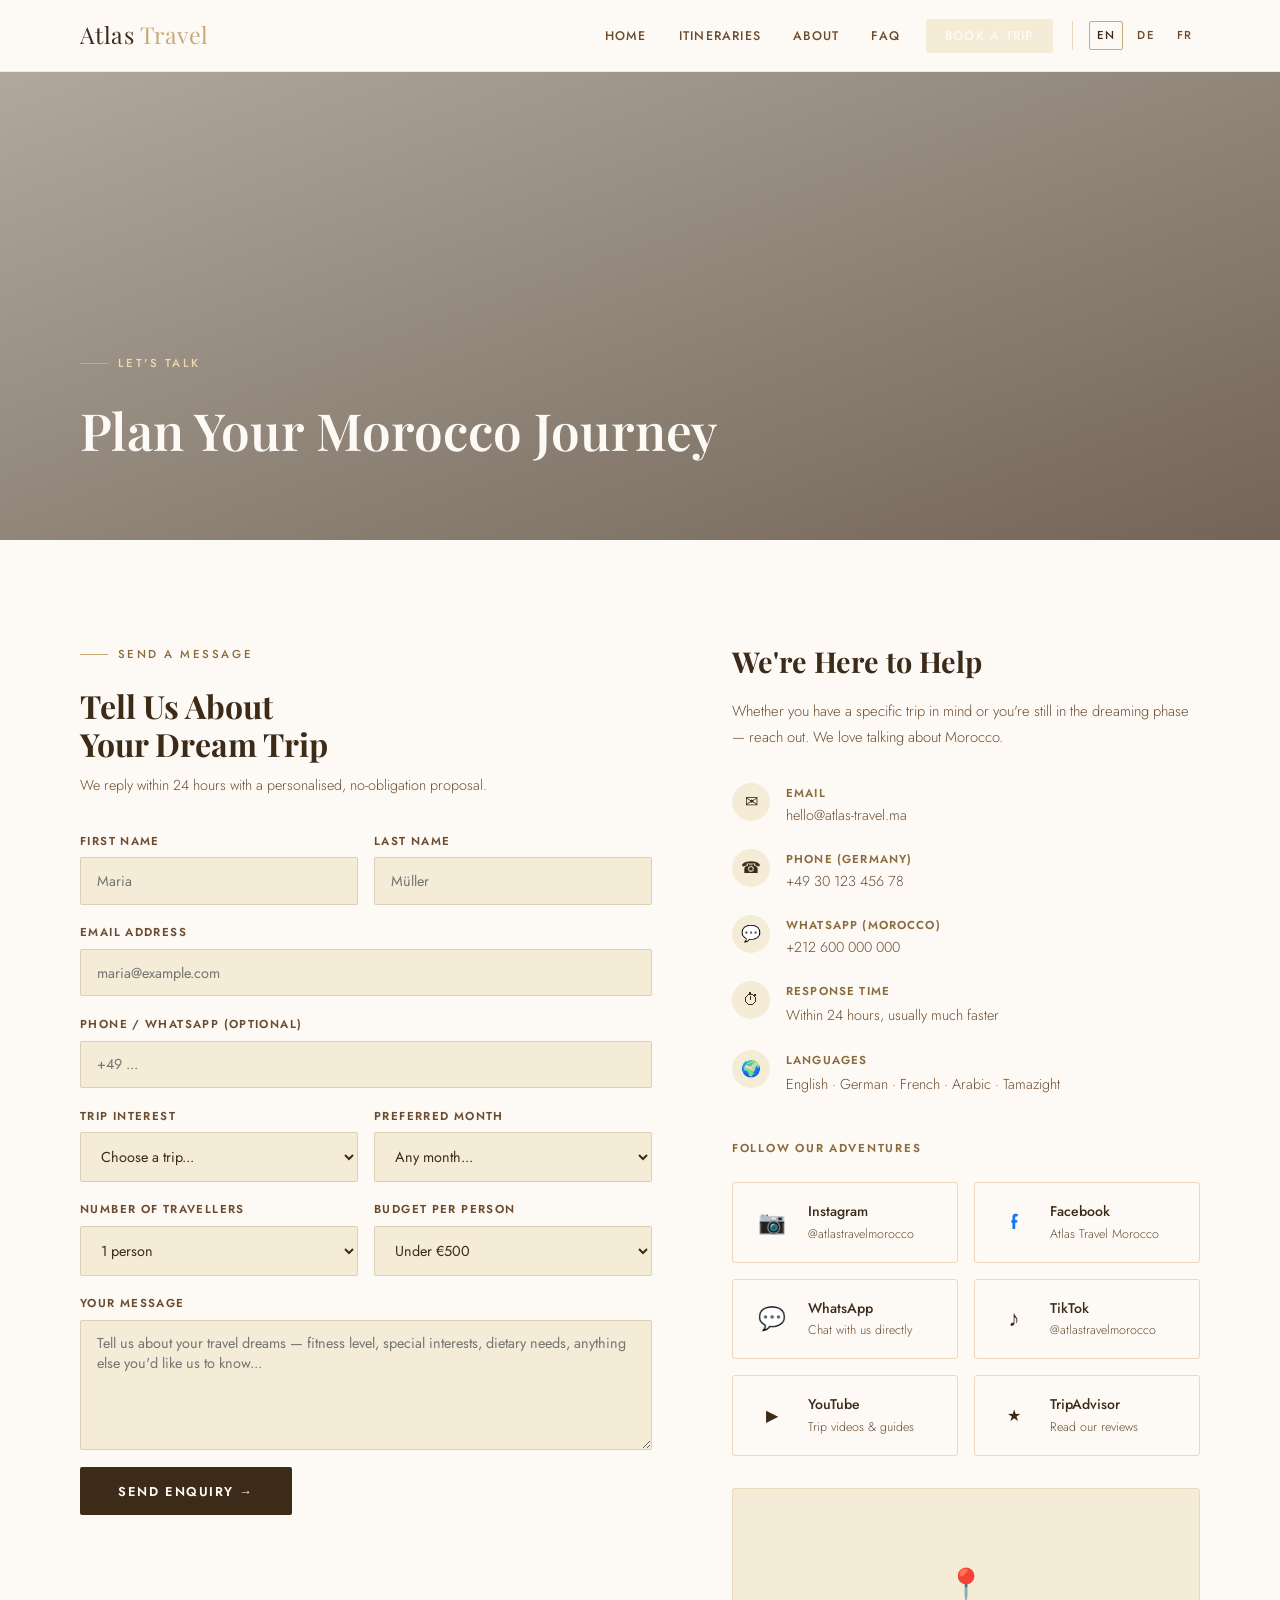
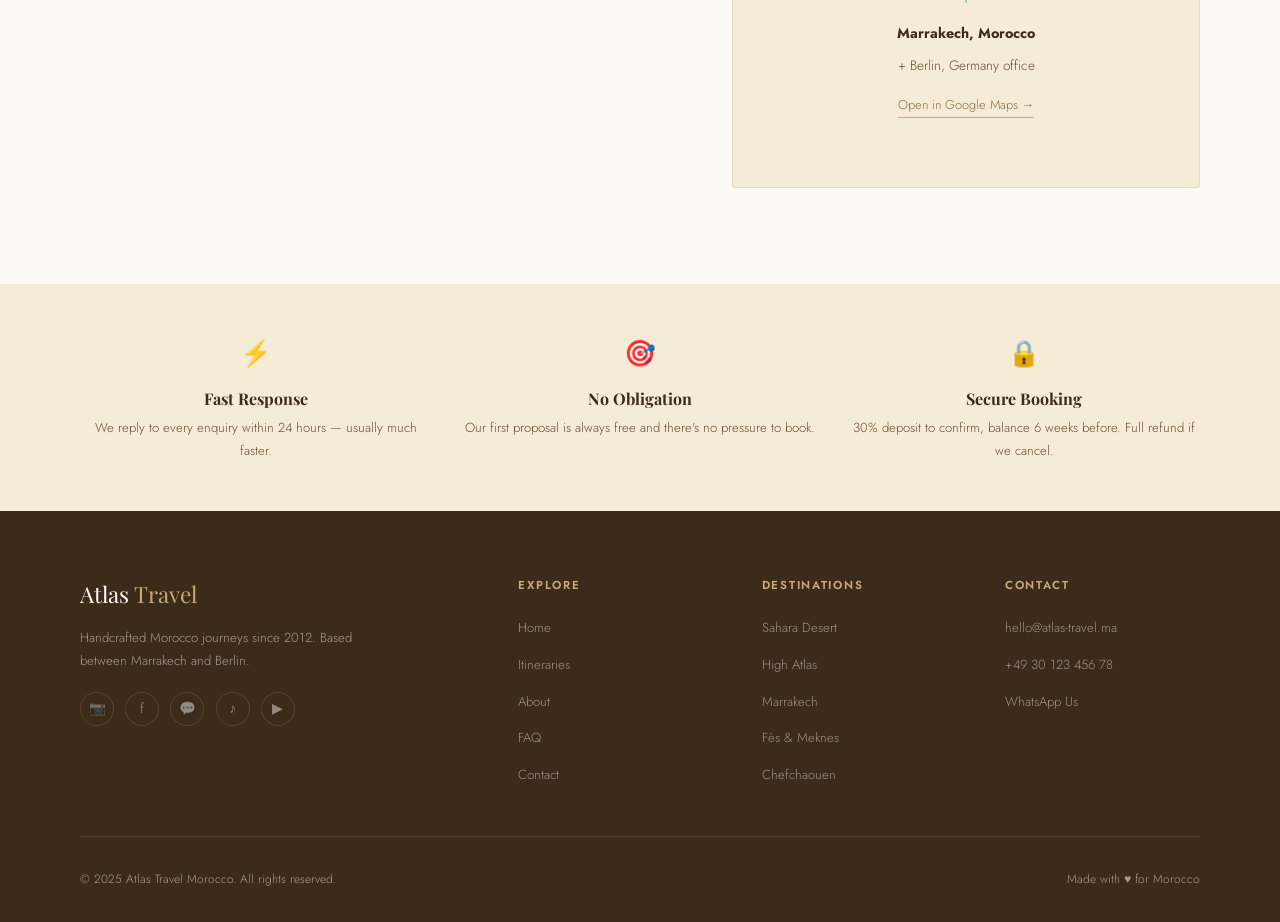
<file: contact.html>
<!DOCTYPE html>
<html lang="en">
<head>
<meta charset="UTF-8">
<meta name="viewport" content="width=device-width, initial-scale=1.0">
<title>Contact – Atlas Travel Morocco</title>
<link rel="stylesheet" href="style.css">
<style>
  .map-placeholder {
    width: 100%; height: 300px; background: var(--dune);
    border-radius: 3px; display: flex; align-items: center; justify-content: center;
    border: 1px solid var(--dune-dk); flex-direction: column; gap: 0.5rem;
    color: var(--earth-lt); font-size: 0.85rem; margin-top: 2rem;
  }
  .map-icon { font-size: 2rem; }
  .social-grid { display: grid; grid-template-columns: repeat(2,1fr); gap: 1rem; margin-top: 1.5rem; }
  .social-card {
    display: flex; align-items: center; gap: 1rem;
    border: 1px solid var(--dune-dk); padding: 1rem 1.2rem; border-radius: 3px;
    transition: background 0.2s, border-color 0.2s; text-decoration: none; color: var(--earth);
  }
  .social-card:hover { background: var(--dune); border-color: var(--sand); }
  .social-card-icon { font-size: 1.4rem; width: 40px; text-align: center; }
  .social-card-name { font-weight: 500; font-size: 0.88rem; }
  .social-card-handle { font-size: 0.78rem; color: var(--earth-lt); }
  .success-msg {
    display: none; background: #edf7ed; border: 1px solid #a3d9a5;
    padding: 1rem 1.2rem; border-radius: 3px; font-size: 0.9rem; color: #2d6a30;
    margin-top: 0.5rem;
  }
</style>
</head>
<body>

<nav id="navbar">
  <a href="index.html" class="logo">Atlas <span>Travel</span></a>
  <ul class="nav-links" id="navLinks">
    <li><a href="index.html">Home</a></li>
    <li><a href="itineraries.html">Itineraries</a></li>
    <li><a href="about.html">About</a></li>
    <li><a href="faq.html">FAQ</a></li>
    <li><a href="contact.html" class="nav-cta active">Book a Trip</a></li>
    <div class="lang-switch">
      <span class="lang-btn active">EN</span>
      <span class="lang-btn">DE</span>
      <span class="lang-btn">FR</span>
    </div>
  </ul>
  <div class="hamburger" id="hamburger"><span></span><span></span><span></span></div>
</nav>

<!-- PAGE HEADER -->
<div class="page-header">
  <div class="hero-bg" style="background-image:url('https://images.unsplash.com/photo-1489493887464-892be6d1daae?w=1800&auto=format&fit=crop&q=80')"></div>
  <div class="hero-overlay"></div>
  <div style="position:relative;z-index:2;">
    <div class="eyebrow" style="color:var(--sand-lt);">Let's Talk</div>
    <h1 style="font-family:var(--ff-head);font-size:clamp(2.4rem,4vw,3.8rem);color:var(--white);">Plan Your Morocco Journey</h1>
  </div>
</div>

<!-- CONTACT SECTION -->
<section class="section bg-white">
  <div class="container">
    <div class="contact-grid">

      <!-- FORM -->
      <div class="reveal">
        <div class="eyebrow" style="color:var(--sand-dk);">Send a Message</div>
        <h2 style="font-family:var(--ff-head);font-size:clamp(1.6rem,2.5vw,2.2rem);margin-bottom:0.6rem;line-height:1.2;">Tell Us About<br>Your Dream Trip</h2>
        <p style="color:var(--earth-lt);font-size:0.9rem;margin-bottom:2rem;">We reply within 24 hours with a personalised, no-obligation proposal.</p>

        <form class="form-wrap" id="contactForm" onsubmit="handleSubmit(event)">
          <div class="form-row">
            <div class="form-group">
              <label class="form-label">First Name</label>
              <input type="text" placeholder="Maria" required>
            </div>
            <div class="form-group">
              <label class="form-label">Last Name</label>
              <input type="text" placeholder="Müller" required>
            </div>
          </div>
          <div class="form-group">
            <label class="form-label">Email Address</label>
            <input type="email" placeholder="maria@example.com" required>
          </div>
          <div class="form-group">
            <label class="form-label">Phone / WhatsApp (optional)</label>
            <input type="tel" placeholder="+49 ...">
          </div>
          <div class="form-row">
            <div class="form-group">
              <label class="form-label">Trip Interest</label>
              <select>
                <option value="">Choose a trip...</option>
                <option>Sahara Desert Experience (5 days)</option>
                <option>High Atlas Trek (7 days)</option>
                <option>Morocco Classic (10 days)</option>
                <option>Blue City & North (7 days)</option>
                <option>Deep Sahara – Erg Chebbi (8 days)</option>
                <option>Private / Bespoke Tour</option>
                <option>Not sure yet – need advice</option>
              </select>
            </div>
            <div class="form-group">
              <label class="form-label">Preferred Month</label>
              <select>
                <option value="">Any month...</option>
                <option>January</option><option>February</option><option>March</option>
                <option>April</option><option>May</option><option>June</option>
                <option>July</option><option>August</option><option>September</option>
                <option>October</option><option>November</option><option>December</option>
              </select>
            </div>
          </div>
          <div class="form-row">
            <div class="form-group">
              <label class="form-label">Number of Travellers</label>
              <select>
                <option>1 person</option>
                <option>2 people</option>
                <option>3–4 people</option>
                <option>5–8 people</option>
                <option>9+ people (ask us)</option>
              </select>
            </div>
            <div class="form-group">
              <label class="form-label">Budget per Person</label>
              <select>
                <option>Under €500</option>
                <option>€500 – €800</option>
                <option>€800 – €1,200</option>
                <option>€1,200+</option>
                <option>Flexible</option>
              </select>
            </div>
          </div>
          <div class="form-group">
            <label class="form-label">Your Message</label>
            <textarea placeholder="Tell us about your travel dreams — fitness level, special interests, dietary needs, anything else you'd like us to know..."></textarea>
          </div>
          <button type="submit" class="btn-send" id="submitBtn">Send Enquiry →</button>
          <div class="success-msg" id="successMsg">
            ✓ Your message has been sent! We'll be in touch within 24 hours.
          </div>
        </form>
      </div>

      <!-- CONTACT INFO & SOCIALS -->
      <div class="reveal delay-1">
        <div class="contact-info">
          <h3>We're Here to Help</h3>
          <p>Whether you have a specific trip in mind or you're still in the dreaming phase — reach out. We love talking about Morocco.</p>

          <div class="c-detail">
            <div class="c-icon">✉</div>
            <div>
              <span class="c-label">Email</span>
              <a href="mailto:hello@atlas-travel.ma" class="c-val" style="display:block;">hello@atlas-travel.ma</a>
            </div>
          </div>

          <div class="c-detail">
            <div class="c-icon">☎</div>
            <div>
              <span class="c-label">Phone (Germany)</span>
              <a href="tel:+4930123456" class="c-val" style="display:block;">+49 30 123 456 78</a>
            </div>
          </div>

          <div class="c-detail">
            <div class="c-icon">💬</div>
            <div>
              <span class="c-label">WhatsApp (Morocco)</span>
              <a href="https://wa.me/212600000000" class="c-val" style="display:block;">+212 600 000 000</a>
            </div>
          </div>

          <div class="c-detail">
            <div class="c-icon">⏱</div>
            <div>
              <span class="c-label">Response Time</span>
              <span class="c-val">Within 24 hours, usually much faster</span>
            </div>
          </div>

          <div class="c-detail">
            <div class="c-icon">🌍</div>
            <div>
              <span class="c-label">Languages</span>
              <span class="c-val">English · German · French · Arabic · Tamazight</span>
            </div>
          </div>

          <!-- SOCIAL MEDIA -->
          <div style="margin-top:2.5rem;">
            <p style="font-size:0.72rem;font-weight:600;letter-spacing:0.15em;text-transform:uppercase;color:var(--sand-dk);margin-bottom:1rem;">Follow Our Adventures</p>
            <div class="social-grid">

              <a href="https://instagram.com/atlastravelmorocco" class="social-card" target="_blank" rel="noopener">
                <div class="social-card-icon">📷</div>
                <div>
                  <div class="social-card-name">Instagram</div>
                  <div class="social-card-handle">@atlastravelmorocco</div>
                </div>
              </a>

              <a href="https://facebook.com/atlastravelmorocco" class="social-card" target="_blank" rel="noopener">
                <div class="social-card-icon" style="font-size:1.2rem;font-weight:700;color:#1877F2;">f</div>
                <div>
                  <div class="social-card-name">Facebook</div>
                  <div class="social-card-handle">Atlas Travel Morocco</div>
                </div>
              </a>

              <a href="https://wa.me/212600000000" class="social-card" target="_blank" rel="noopener">
                <div class="social-card-icon">💬</div>
                <div>
                  <div class="social-card-name">WhatsApp</div>
                  <div class="social-card-handle">Chat with us directly</div>
                </div>
              </a>

              <a href="https://tiktok.com/@atlastravelmorocco" class="social-card" target="_blank" rel="noopener">
                <div class="social-card-icon">♪</div>
                <div>
                  <div class="social-card-name">TikTok</div>
                  <div class="social-card-handle">@atlastravelmorocco</div>
                </div>
              </a>

              <a href="https://youtube.com/@atlastravelmorocco" class="social-card" target="_blank" rel="noopener">
                <div class="social-card-icon" style="font-size:1rem;">▶</div>
                <div>
                  <div class="social-card-name">YouTube</div>
                  <div class="social-card-handle">Trip videos & guides</div>
                </div>
              </a>

              <a href="https://tripadvisor.com" class="social-card" target="_blank" rel="noopener">
                <div class="social-card-icon" style="font-size:1rem;">★</div>
                <div>
                  <div class="social-card-name">TripAdvisor</div>
                  <div class="social-card-handle">Read our reviews</div>
                </div>
              </a>

            </div>
          </div>

          <!-- MAP PLACEHOLDER -->
          <div class="map-placeholder">
            <div class="map-icon">📍</div>
            <strong style="font-size:0.9rem;color:var(--earth);">Marrakech, Morocco</strong>
            <span>+ Berlin, Germany office</span>
            <a href="https://maps.google.com/?q=Marrakech,Morocco" target="_blank" rel="noopener" style="margin-top:0.5rem;font-size:0.8rem;color:var(--sand-dk);border-bottom:1px solid var(--sand);padding-bottom:1px;">Open in Google Maps →</a>
          </div>

        </div>
      </div>

    </div>
  </div>
</section>

<!-- REASSURANCE STRIP -->
<section style="background:var(--dune);padding:3rem 5rem;">
  <div class="container">
    <div style="display:grid;grid-template-columns:repeat(3,1fr);gap:2rem;text-align:center;" class="reveal">
      <div>
        <div style="font-size:1.6rem;margin-bottom:0.5rem;">⚡</div>
        <h4 style="font-family:var(--ff-head);font-size:1rem;margin-bottom:0.3rem;">Fast Response</h4>
        <p style="font-size:0.82rem;color:var(--earth-lt);">We reply to every enquiry within 24 hours — usually much faster.</p>
      </div>
      <div>
        <div style="font-size:1.6rem;margin-bottom:0.5rem;">🎯</div>
        <h4 style="font-family:var(--ff-head);font-size:1rem;margin-bottom:0.3rem;">No Obligation</h4>
        <p style="font-size:0.82rem;color:var(--earth-lt);">Our first proposal is always free and there's no pressure to book.</p>
      </div>
      <div>
        <div style="font-size:1.6rem;margin-bottom:0.5rem;">🔒</div>
        <h4 style="font-family:var(--ff-head);font-size:1rem;margin-bottom:0.3rem;">Secure Booking</h4>
        <p style="font-size:0.82rem;color:var(--earth-lt);">30% deposit to confirm, balance 6 weeks before. Full refund if we cancel.</p>
      </div>
    </div>
  </div>
</section>

<!-- FOOTER -->
<footer>
  <div class="footer-inner">
    <div class="footer-top">
      <div>
        <div class="footer-logo">Atlas <span>Travel</span></div>
        <p class="footer-about">Handcrafted Morocco journeys since 2012. Based between Marrakech and Berlin.</p>
        <div class="footer-social">
          <a href="https://instagram.com/atlastravelmorocco" title="Instagram">📷</a>
          <a href="https://facebook.com/atlastravelmorocco" title="Facebook">f</a>
          <a href="https://wa.me/212600000000" title="WhatsApp">💬</a>
          <a href="https://tiktok.com/@atlastravelmorocco" title="TikTok">♪</a>
          <a href="https://youtube.com/@atlastravelmorocco" title="YouTube">▶</a>
        </div>
      </div>
      <div class="footer-col"><h4>Explore</h4><ul><li><a href="index.html">Home</a></li><li><a href="itineraries.html">Itineraries</a></li><li><a href="about.html">About</a></li><li><a href="faq.html">FAQ</a></li><li><a href="contact.html">Contact</a></li></ul></div>
      <div class="footer-col"><h4>Destinations</h4><ul><li><a href="itineraries.html">Sahara Desert</a></li><li><a href="itineraries.html">High Atlas</a></li><li><a href="itineraries.html">Marrakech</a></li><li><a href="itineraries.html">Fès & Meknes</a></li><li><a href="itineraries.html">Chefchaouen</a></li></ul></div>
      <div class="footer-col"><h4>Contact</h4><ul><li><a href="mailto:hello@atlas-travel.ma">hello@atlas-travel.ma</a></li><li><a href="tel:+4930123456">+49 30 123 456 78</a></li><li><a href="https://wa.me/212600000000">WhatsApp Us</a></li></ul></div>
    </div>
    <div class="footer-bottom"><span>© 2025 Atlas Travel Morocco. All rights reserved.</span><span>Made with ♥ for Morocco</span></div>
  </div>
</footer>

<script src="main.js"></script>
<script>
function handleSubmit(e) {
  e.preventDefault();
  const btn = document.getElementById('submitBtn');
  btn.textContent = 'Sending...';
  btn.disabled = true;
  btn.style.opacity = '0.7';
  setTimeout(() => {
    btn.style.display = 'none';
    document.getElementById('successMsg').style.display = 'block';
  }, 1000);
}
</script>
</body>
</html>
</file>
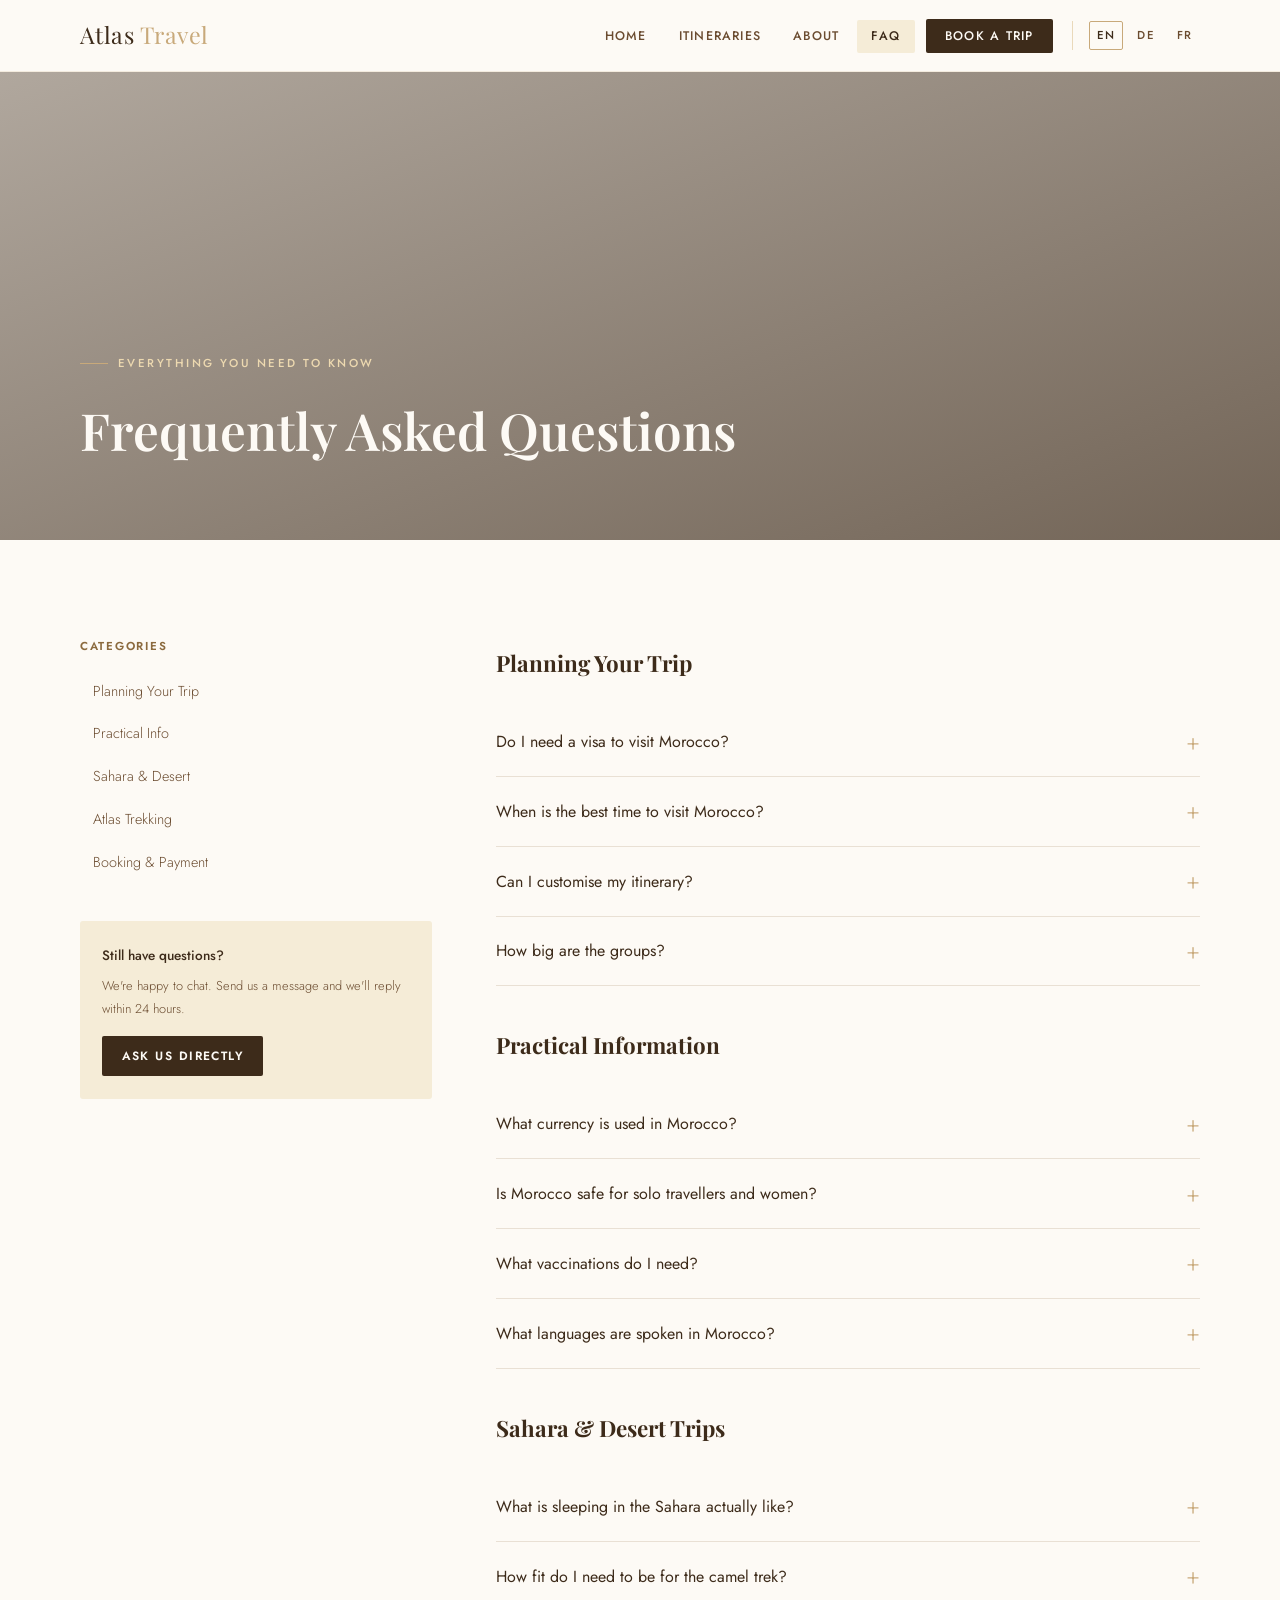
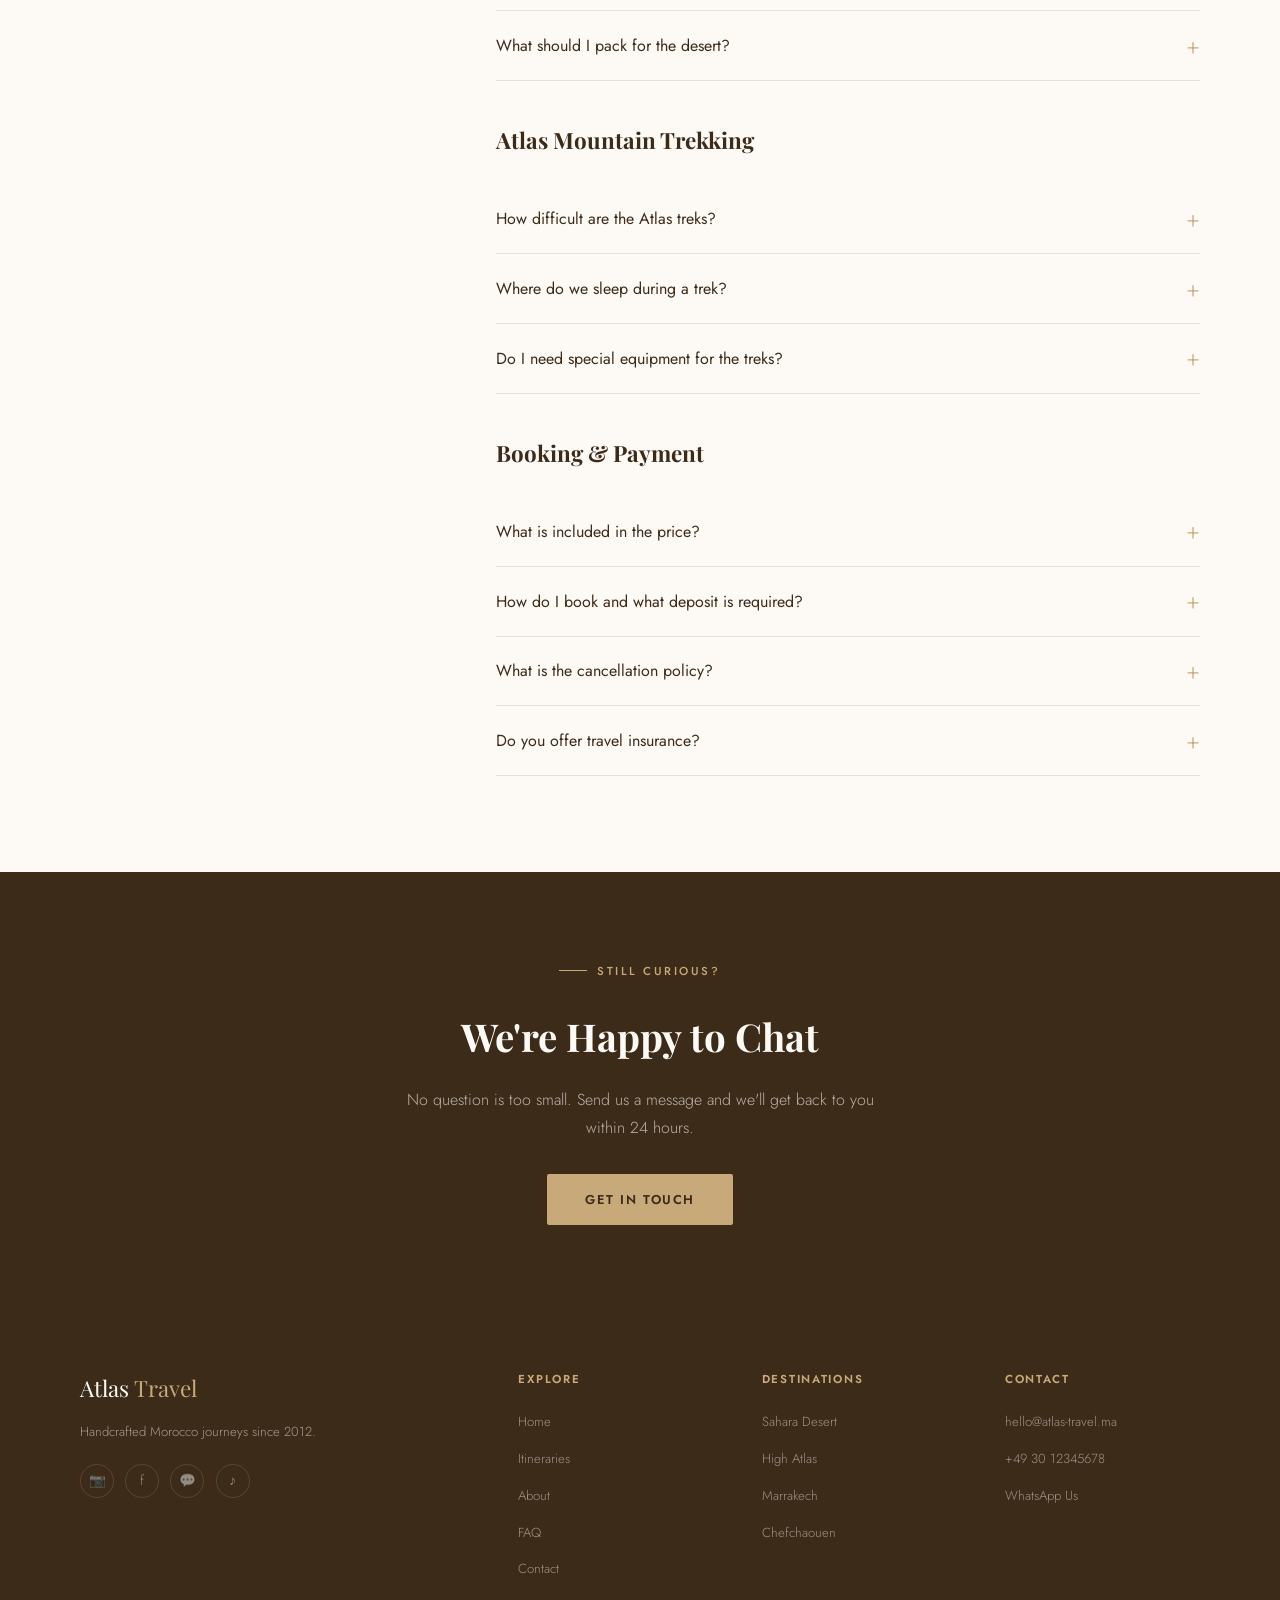
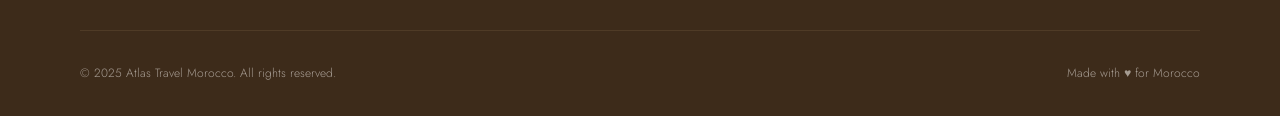
<file: faq.html>
<!DOCTYPE html>
<html lang="en">
<head>
<meta charset="UTF-8">
<meta name="viewport" content="width=device-width, initial-scale=1.0">
<title>FAQ – Atlas Travel Morocco</title>
<link rel="stylesheet" href="style.css">
</head>
<body>

<nav id="navbar">
  <a href="index.html" class="logo">Atlas <span>Travel</span></a>
  <ul class="nav-links" id="navLinks">
    <li><a href="index.html">Home</a></li>
    <li><a href="itineraries.html">Itineraries</a></li>
    <li><a href="about.html">About</a></li>
    <li><a href="faq.html" class="active">FAQ</a></li>
    <li><a href="contact.html" class="nav-cta">Book a Trip</a></li>
    <div class="lang-switch">
      <span class="lang-btn active">EN</span>
      <span class="lang-btn">DE</span>
      <span class="lang-btn">FR</span>
    </div>
  </ul>
  <div class="hamburger" id="hamburger"><span></span><span></span><span></span></div>
</nav>

<!-- PAGE HEADER -->
<div class="page-header">
  <div class="hero-bg" style="background-image:url('https://images.unsplash.com/photo-1553702153-79b3d21a8a75?w=1800&auto=format&fit=crop&q=80')"></div>
  <div class="hero-overlay"></div>
  <div style="position:relative;z-index:2;">
    <div class="eyebrow" style="color:var(--sand-lt);">Everything You Need to Know</div>
    <h1 style="font-family:var(--ff-head);font-size:clamp(2.4rem,4vw,3.8rem);color:var(--white);">Frequently Asked Questions</h1>
  </div>
</div>

<!-- FAQ CATEGORIES -->
<section class="section bg-white">
  <div class="container">

    <div style="display:grid;grid-template-columns:1fr 2fr;gap:4rem;align-items:start;">

      <!-- Sidebar nav -->
      <div class="reveal" style="position:sticky;top:90px;">
        <p style="font-size:0.72rem;font-weight:600;letter-spacing:0.15em;text-transform:uppercase;color:var(--sand-dk);margin-bottom:1rem;">Categories</p>
        <ul style="list-style:none;display:flex;flex-direction:column;gap:0.3rem;">
          <li><a href="#planning" style="font-size:0.9rem;color:var(--earth-lt);padding:0.4rem 0.8rem;display:block;border-radius:2px;transition:background 0.2s,color 0.2s;" onmouseover="this.style.background='var(--dune)'" onmouseout="this.style.background='transparent'">Planning Your Trip</a></li>
          <li><a href="#practical" style="font-size:0.9rem;color:var(--earth-lt);padding:0.4rem 0.8rem;display:block;border-radius:2px;transition:background 0.2s;" onmouseover="this.style.background='var(--dune)'" onmouseout="this.style.background='transparent'">Practical Info</a></li>
          <li><a href="#sahara" style="font-size:0.9rem;color:var(--earth-lt);padding:0.4rem 0.8rem;display:block;border-radius:2px;transition:background 0.2s;" onmouseover="this.style.background='var(--dune)'" onmouseout="this.style.background='transparent'">Sahara & Desert</a></li>
          <li><a href="#atlas" style="font-size:0.9rem;color:var(--earth-lt);padding:0.4rem 0.8rem;display:block;border-radius:2px;transition:background 0.2s;" onmouseover="this.style.background='var(--dune)'" onmouseout="this.style.background='transparent'">Atlas Trekking</a></li>
          <li><a href="#booking" style="font-size:0.9rem;color:var(--earth-lt);padding:0.4rem 0.8rem;display:block;border-radius:2px;transition:background 0.2s;" onmouseover="this.style.background='var(--dune)'" onmouseout="this.style.background='transparent'">Booking & Payment</a></li>
        </ul>
        <div style="margin-top:2.5rem;padding:1.4rem;background:var(--dune);border-radius:3px;">
          <p style="font-size:0.85rem;font-weight:500;margin-bottom:0.5rem;">Still have questions?</p>
          <p style="font-size:0.8rem;color:var(--earth-lt);margin-bottom:1rem;">We're happy to chat. Send us a message and we'll reply within 24 hours.</p>
          <a href="contact.html" class="btn-primary" style="background:var(--earth);color:var(--white);font-size:0.75rem;padding:0.6rem 1.2rem;">Ask Us Directly</a>
        </div>
      </div>

      <!-- FAQ content -->
      <div class="reveal delay-1">

        <h2 id="planning" style="font-family:var(--ff-head);font-size:1.4rem;margin-bottom:1.5rem;padding-top:0.5rem;">Planning Your Trip</h2>
        <div class="faq-wrap" style="max-width:100%;">

          <div class="faq-item">
            <button class="faq-q" onclick="toggleFaq(this)">Do I need a visa to visit Morocco?<span class="faq-icon">+</span></button>
            <div class="faq-a"><p>Citizens of the EU (Germany, Austria, Switzerland, France, etc.), UK, USA, Canada and many other countries do not need a visa for stays up to 90 days. A valid passport is sufficient. We always send you a current entry requirements update before your trip. If you're from a country that does require a visa, we can advise you on the process.</p></div>
          </div>

          <div class="faq-item">
            <button class="faq-q" onclick="toggleFaq(this)">When is the best time to visit Morocco?<span class="faq-icon">+</span></button>
            <div class="faq-a"><p>The most pleasant months are March–May and September–November. Temperatures are warm but manageable, wildflowers bloom in the valleys, and the light is extraordinary. Summer (June–August) is very hot in the Sahara — up to 48°C — and not ideal for desert trips. Winter is beautiful in the north and cities, but mountain treks may be affected by snow above 2500 m.</p></div>
          </div>

          <div class="faq-item">
            <button class="faq-q" onclick="toggleFaq(this)">Can I customise my itinerary?<span class="faq-icon">+</span></button>
            <div class="faq-a"><p>Absolutely — that's our default. Our published itineraries are starting points, not fixed programmes. We build every trip around your interests, fitness level, travel pace and budget. Want more time in Fès and less driving? More trekking days? A cooking class in Marrakech? Just tell us and we'll make it happen.</p></div>
          </div>

          <div class="faq-item">
            <button class="faq-q" onclick="toggleFaq(this)">How big are the groups?<span class="faq-icon">+</span></button>
            <div class="faq-a"><p>We cap all group trips at 8 people. This keeps the experience personal, allows us to stay in smaller, more authentic accommodation, and reduces our environmental footprint. Private trips for individuals, couples and families are also available — these are fully private with a dedicated guide.</p></div>
          </div>

        </div>

        <h2 id="practical" style="font-family:var(--ff-head);font-size:1.4rem;margin:2.5rem 0 1.5rem;">Practical Information</h2>
        <div class="faq-wrap" style="max-width:100%;">

          <div class="faq-item">
            <button class="faq-q" onclick="toggleFaq(this)">What currency is used in Morocco?<span class="faq-icon">+</span></button>
            <div class="faq-a"><p>The Moroccan Dirham (MAD). It's not freely convertible outside Morocco, so exchange money on arrival. ATMs are widely available in cities. In the Sahara and small mountain villages, cash is essential — card payments are rare. We recommend bringing €200–300 in cash for personal spending on a 7-day trip.</p></div>
          </div>

          <div class="faq-item">
            <button class="faq-q" onclick="toggleFaq(this)">Is Morocco safe for solo travellers and women?<span class="faq-icon">+</span></button>
            <div class="faq-a"><p>Morocco is generally a safe travel destination. Millions of tourists — including many solo women — visit every year without issue. As in any destination, normal city awareness applies: watch your belongings in busy souks, use registered taxis, and dress modestly in rural areas. All our guides are vetted and experienced, and we're reachable by phone 24/7 during your trip.</p></div>
          </div>

          <div class="faq-item">
            <button class="faq-q" onclick="toggleFaq(this)">What vaccinations do I need?<span class="faq-icon">+</span></button>
            <div class="faq-a"><p>No mandatory vaccinations are required for most nationalities. We recommend ensuring your routine vaccinations are up to date (tetanus, hepatitis A). Consult your doctor or a travel clinic 4–6 weeks before departure for personalised advice. We also recommend travel insurance that covers medical evacuation.</p></div>
          </div>

          <div class="faq-item">
            <button class="faq-q" onclick="toggleFaq(this)">What languages are spoken in Morocco?<span class="faq-icon">+</span></button>
            <div class="faq-a"><p>Morocco has four main languages: Darija (Moroccan Arabic), Tamazight (Berber), French and Spanish (in the north). Our guides speak English, German, French and Arabic. In tourist areas, English is widely understood. Our team communicates in English, German and French.</p></div>
          </div>

        </div>

        <h2 id="sahara" style="font-family:var(--ff-head);font-size:1.4rem;margin:2.5rem 0 1.5rem;">Sahara & Desert Trips</h2>
        <div class="faq-wrap" style="max-width:100%;">

          <div class="faq-item">
            <button class="faq-q" onclick="toggleFaq(this)">What is sleeping in the Sahara actually like?<span class="faq-icon">+</span></button>
            <div class="faq-a"><p>It's magical. Our desert camp near Merzouga has traditional Berber-style tents with proper beds, blankets and lanterns — not just a sleeping bag on sand. Evenings involve dinner around a campfire, Berber drumming, and an astonishing sky full of stars with zero light pollution. Mornings start with sunrise on the dunes — one of the most beautiful sights on Earth.</p></div>
          </div>

          <div class="faq-item">
            <button class="faq-q" onclick="toggleFaq(this)">How fit do I need to be for the camel trek?<span class="faq-icon">+</span></button>
            <div class="faq-a"><p>Very little fitness is required. The camel ride to the camp is typically 45–90 minutes and is manageable for almost everyone. Camels are gentle and our handlers walk alongside. If you prefer, you can drive to the camp and just ride the camels for a short sunset photo ride instead.</p></div>
          </div>

          <div class="faq-item">
            <button class="faq-q" onclick="toggleFaq(this)">What should I pack for the desert?<span class="faq-icon">+</span></button>
            <div class="faq-a"><p>Essentials: high-factor sunscreen, a hat, sunglasses, a light scarf (for wind and sand), comfortable walking shoes, and layers for the cold nights — even in summer, desert temperatures drop dramatically after sunset. We provide a full packing list when you confirm your trip.</p></div>
          </div>

        </div>

        <h2 id="atlas" style="font-family:var(--ff-head);font-size:1.4rem;margin:2.5rem 0 1.5rem;">Atlas Mountain Trekking</h2>
        <div class="faq-wrap" style="max-width:100%;">

          <div class="faq-item">
            <button class="faq-q" onclick="toggleFaq(this)">How difficult are the Atlas treks?<span class="faq-icon">+</span></button>
            <div class="faq-a"><p>We offer treks for all levels. Our introductory routes (Imlil Valley, Ourika Valley) are suitable for reasonably fit beginners — 3–5 hours walking per day on well-marked paths. Our Toubkal approach and multi-day routes are more demanding and require prior hiking experience and good physical fitness. We always match the route to your group's level.</p></div>
          </div>

          <div class="faq-item">
            <button class="faq-q" onclick="toggleFaq(this)">Where do we sleep during a trek?<span class="faq-icon">+</span></button>
            <div class="faq-a"><p>On most treks we stay in Berber family gîtes (mountain guest houses) — simple, clean rooms with home-cooked meals. This is one of the highlights of Atlas trekking: eating tagine at a family table, learning a few words of Tamazight, and experiencing the genuine warmth of mountain hospitality. On the Toubkal summit approach, we use a mountain refuge.</p></div>
          </div>

          <div class="faq-item">
            <button class="faq-q" onclick="toggleFaq(this)">Do I need special equipment for the treks?<span class="faq-icon">+</span></button>
            <div class="faq-a"><p>Good walking boots are essential — no trainers. A daypack, trekking poles (we can lend these), waterproof jacket, sun protection and warm layers for evenings. Mules carry the main luggage between stages, so you only carry a light daypack on the trail. A full equipment list is sent on booking.</p></div>
          </div>

        </div>

        <h2 id="booking" style="font-family:var(--ff-head);font-size:1.4rem;margin:2.5rem 0 1.5rem;">Booking & Payment</h2>
        <div class="faq-wrap" style="max-width:100%;">

          <div class="faq-item">
            <button class="faq-q" onclick="toggleFaq(this)">What is included in the price?<span class="faq-icon">+</span></button>
            <div class="faq-a"><p>All our prices include: accommodation (riads or Berber camp), professional English-speaking guide, private transport during the trip, all activities listed in the itinerary, and daily breakfast. Lunches and dinners are included on trekking and desert trips. International flights are not included, but we're happy to advise on the best routes and times.</p></div>
          </div>

          <div class="faq-item">
            <button class="faq-q" onclick="toggleFaq(this)">How do I book and what deposit is required?<span class="faq-icon">+</span></button>
            <div class="faq-a"><p>Send us an enquiry via the contact page or by email. We'll send a personalised proposal within 24 hours. To confirm a booking we require a 30% deposit, with the balance due 6 weeks before departure. We accept bank transfer, PayPal and major credit cards.</p></div>
          </div>

          <div class="faq-item">
            <button class="faq-q" onclick="toggleFaq(this)">What is the cancellation policy?<span class="faq-icon">+</span></button>
            <div class="faq-a"><p>Cancellations more than 60 days before departure: full refund minus a €50 admin fee. 30–60 days: 50% refund. Less than 30 days: no refund. We strongly recommend taking out travel insurance that covers trip cancellation — we can suggest providers. In the rare case we must cancel a trip due to safety reasons, you receive a full refund.</p></div>
          </div>

          <div class="faq-item">
            <button class="faq-q" onclick="toggleFaq(this)">Do you offer travel insurance?<span class="faq-icon">+</span></button>
            <div class="faq-a"><p>We don't sell insurance directly, but we strongly recommend it for all our trips. A good policy should cover: trip cancellation, medical expenses, and emergency evacuation. We recommend checking providers like World Nomads, Allianz Travel or your own bank's travel coverage. Ask us and we'll point you to what other travellers have used.</p></div>
          </div>

        </div>

      </div>
    </div>
  </div>
</section>

<!-- CTA -->
<section style="background:var(--earth);padding:5rem;text-align:center;">
  <div class="container reveal">
    <div class="eyebrow" style="color:var(--sand);justify-content:center;">Still Curious?</div>
    <h2 style="font-family:var(--ff-head);font-size:clamp(1.8rem,3vw,2.8rem);color:var(--white);margin-bottom:1rem;">We're Happy to Chat</h2>
    <p style="color:rgba(253,250,245,0.65);max-width:480px;margin:0 auto 2rem;">No question is too small. Send us a message and we'll get back to you within 24 hours.</p>
    <a href="contact.html" class="btn-primary">Get in Touch</a>
  </div>
</section>

<!-- FOOTER -->
<footer>
  <div class="footer-inner">
    <div class="footer-top">
      <div>
        <div class="footer-logo">Atlas <span>Travel</span></div>
        <p class="footer-about">Handcrafted Morocco journeys since 2012.</p>
        <div class="footer-social">
          <a href="https://instagram.com" title="Instagram">📷</a>
          <a href="https://facebook.com" title="Facebook">f</a>
          <a href="https://wa.me/212600000000" title="WhatsApp">💬</a>
          <a href="https://tiktok.com" title="TikTok">♪</a>
        </div>
      </div>
      <div class="footer-col"><h4>Explore</h4><ul><li><a href="index.html">Home</a></li><li><a href="itineraries.html">Itineraries</a></li><li><a href="about.html">About</a></li><li><a href="faq.html">FAQ</a></li><li><a href="contact.html">Contact</a></li></ul></div>
      <div class="footer-col"><h4>Destinations</h4><ul><li><a href="itineraries.html">Sahara Desert</a></li><li><a href="itineraries.html">High Atlas</a></li><li><a href="itineraries.html">Marrakech</a></li><li><a href="itineraries.html">Chefchaouen</a></li></ul></div>
      <div class="footer-col"><h4>Contact</h4><ul><li><a href="mailto:hello@atlas-travel.ma">hello@atlas-travel.ma</a></li><li><a href="tel:+4930123456">+49 30 12345678</a></li><li><a href="#">WhatsApp Us</a></li></ul></div>
    </div>
    <div class="footer-bottom"><span>© 2025 Atlas Travel Morocco. All rights reserved.</span><span>Made with ♥ for Morocco</span></div>
  </div>
</footer>

<script src="main.js"></script>
</body>
</html>
</file>
<file: style.css>
@import url('https://fonts.googleapis.com/css2?family=Playfair+Display:ital,wght@0,400;0,600;0,700;1,400;1,600&family=Jost:wght@300;400;500;600&display=swap');

:root {
  --sand:      #C8A97A;
  --sand-lt:   #EDD9B0;
  --sand-dk:   #8B6A3E;
  --dune:      #F5ECD7;
  --dune-dk:   #EAD9BA;
  --earth:     #3D2B1A;
  --earth-lt:  #6B4C30;
  --earth-md:  #52381F;
  --sky:       #7FA8B8;
  --terracotta:#C1603A;
  --olive:     #6B7C45;
  --white:     #FDFAF5;
  --shadow:    rgba(61,43,26,0.12);
  --shadow-lg: rgba(61,43,26,0.22);
  --ff-head:   'Playfair Display', Georgia, serif;
  --ff-body:   'Jost', sans-serif;
  --nav-h:     72px;
  --max-w:     1180px;
}

*, *::before, *::after { box-sizing: border-box; margin: 0; padding: 0; }
html { scroll-behavior: smooth; font-size: 16px; }
body {
  background: var(--white);
  color: var(--earth);
  font-family: var(--ff-body);
  font-weight: 300;
  line-height: 1.75;
  overflow-x: hidden;
}
img { display: block; max-width: 100%; }
a { color: inherit; text-decoration: none; }

/* ─── NAVBAR ─── */
#navbar {
  position: fixed; top: 0; left: 0; width: 100%; z-index: 200;
  display: flex; align-items: center; justify-content: space-between;
  padding: 0 5rem; height: var(--nav-h);
  background: rgba(253,250,245,0.95);
  backdrop-filter: blur(10px);
  border-bottom: 1px solid rgba(200,169,122,0.18);
  transition: height 0.3s, box-shadow 0.3s;
}
#navbar.scrolled { height: 58px; box-shadow: 0 2px 20px var(--shadow); }
.logo { font-family: var(--ff-head); font-size: 1.45rem; letter-spacing: 0.02em; white-space: nowrap; }
.logo span { color: var(--sand); }
.nav-links { display: flex; align-items: center; gap: 0.2rem; list-style: none; }
.nav-links a {
  padding: 0.45rem 0.9rem;
  font-size: 0.78rem; font-weight: 500; letter-spacing: 0.1em; text-transform: uppercase;
  color: var(--earth-lt); border-radius: 2px;
  transition: color 0.2s, background 0.2s;
}
.nav-links a:hover, .nav-links a.active { color: var(--earth); background: var(--dune); }
.nav-links .nav-cta {
  background: var(--earth); color: var(--white) !important;
  padding: 0.5rem 1.2rem; border-radius: 2px; margin-left: 0.5rem;
}
.nav-links .nav-cta:hover { background: var(--sand-dk); }

/* lang switcher */
.lang-switch {
  display: flex; align-items: center; gap: 6px;
  font-size: 0.72rem; font-weight: 500; letter-spacing: 0.1em;
  margin-left: 1rem; padding-left: 1rem;
  border-left: 1px solid var(--dune-dk);
}
.lang-btn {
  padding: 3px 7px; border-radius: 2px; cursor: pointer;
  color: var(--earth-lt); transition: background 0.2s;
  border: 1px solid transparent;
}
.lang-btn.active { border-color: var(--sand); color: var(--earth); }
.lang-btn:hover { background: var(--dune); }

/* hamburger */
.hamburger { display: none; flex-direction: column; gap: 5px; cursor: pointer; padding: 4px; }
.hamburger span { display: block; width: 22px; height: 1.5px; background: var(--earth); transition: all 0.3s; }

/* ─── HERO (page-specific overrides in each file) ─── */
.hero {
  min-height: 100vh;
  display: flex; align-items: flex-end;
  padding: 0 5rem 6rem;
  position: relative; overflow: hidden;
}
.hero-bg {
  position: absolute; inset: 0;
  background-size: cover; background-position: center;
  transform: scale(1.04);
  transition: transform 8s ease;
}
.hero-bg.loaded { transform: scale(1); }
.hero-overlay {
  position: absolute; inset: 0;
  background: linear-gradient(170deg, rgba(61,43,26,0.35) 0%, rgba(61,43,26,0.6) 55%, rgba(61,43,26,0.75) 100%);
}
.hero-content { position: relative; z-index: 2; max-width: 680px; }
.eyebrow {
  display: inline-flex; align-items: center; gap: 0.6rem;
  font-size: 0.72rem; font-weight: 500; letter-spacing: 0.22em; text-transform: uppercase;
  color: var(--sand-lt); margin-bottom: 1.4rem;
}
.eyebrow::before { content:''; display:block; width:28px; height:1px; background:var(--sand); }
.hero h1 {
  font-family: var(--ff-head); font-size: clamp(3rem, 5.5vw, 5.5rem);
  color: var(--white); line-height: 1.07; margin-bottom: 1.4rem; font-weight: 600;
}
.hero h1 em { font-style: italic; color: var(--sand-lt); }
.hero-sub { color: rgba(253,250,245,0.78); font-size: 1.05rem; max-width: 500px; margin-bottom: 2.8rem; line-height: 1.7; }
.btn-row { display: flex; gap: 1rem; flex-wrap: wrap; }
.btn-primary {
  display: inline-block; background: var(--sand); color: var(--earth);
  padding: 0.9rem 2.4rem; font-size: 0.8rem; font-weight: 600;
  letter-spacing: 0.12em; text-transform: uppercase; border-radius: 2px;
  transition: background 0.2s, transform 0.2s;
}
.btn-primary:hover { background: var(--sand-lt); transform: translateY(-2px); }
.btn-outline {
  display: inline-block; border: 1px solid rgba(253,250,245,0.45); color: var(--white);
  padding: 0.9rem 2.4rem; font-size: 0.8rem; font-weight: 400;
  letter-spacing: 0.12em; text-transform: uppercase; border-radius: 2px;
  transition: border-color 0.2s, background 0.2s;
}
.btn-outline:hover { border-color: var(--sand-lt); background: rgba(200,169,122,0.1); }
.hero-scroll {
  position: absolute; bottom: 2.5rem; right: 5rem; z-index: 2;
  display: flex; align-items: center; gap: 0.7rem;
  color: rgba(253,250,245,0.45); font-size: 0.68rem; letter-spacing: 0.18em; text-transform: uppercase;
  writing-mode: vertical-rl;
}
.hero-scroll::after {
  content:''; display:block; width:1px; height:50px;
  background: rgba(253,250,245,0.3);
  animation: scrollline 2s ease-in-out infinite;
}
@keyframes scrollline { 0%,100%{opacity:.3} 50%{opacity:1} }

/* ─── PAGE HEADER (inner pages) ─── */
.page-header {
  height: 52vh; min-height: 380px;
  display: flex; align-items: flex-end;
  padding: 0 5rem 4rem;
  position: relative; overflow: hidden;
  margin-top: var(--nav-h);
}
.page-header .hero-overlay {
  background: linear-gradient(160deg, rgba(61,43,26,0.4) 0%, rgba(61,43,26,0.72) 100%);
}
.page-header h1 {
  font-family: var(--ff-head); font-size: clamp(2.4rem, 4vw, 3.8rem);
  color: var(--white); position: relative; z-index: 2; font-weight: 600;
}
.page-header .eyebrow { margin-bottom: 0.8rem; }

/* ─── SECTIONS ─── */
.section { padding: 6rem 5rem; }
.section.bg-dune { background: var(--dune); }
.section.bg-earth { background: var(--earth); }
.section.bg-white { background: var(--white); }
.container { max-width: var(--max-w); margin: 0 auto; }
.section-head { margin-bottom: 3.5rem; }
.section-head .eyebrow { color: var(--sand-dk); }
.section-head h2 {
  font-family: var(--ff-head); font-size: clamp(1.9rem, 3.2vw, 3rem);
  line-height: 1.15; margin-bottom: 1rem;
}
.section-head p { color: var(--earth-lt); font-size: 1rem; max-width: 580px; }
.section-head.center { text-align: center; }
.section-head.center p { margin: 0 auto; }

/* ─── STATS ─── */
.stats-bar { background: var(--earth); padding: 2.2rem 5rem; }
.stats-inner { max-width: var(--max-w); margin: 0 auto; display: grid; grid-template-columns: repeat(4,1fr); }
.stat-item { text-align: center; border-right: 1px solid rgba(200,169,122,0.15); }
.stat-item:last-child { border-right: none; }
.stat-num { font-family: var(--ff-head); font-size: 2.2rem; color: var(--sand); display: block; line-height: 1.1; }
.stat-lbl { font-size: 0.72rem; letter-spacing: 0.14em; text-transform: uppercase; color: rgba(253,250,245,0.5); }

/* ─── TRIP CARDS ─── */
.trips-grid { display: grid; grid-template-columns: repeat(3,1fr); gap: 1.6rem; }
.trip-card {
  background: var(--white); border-radius: 3px; overflow: hidden;
  box-shadow: 0 3px 20px var(--shadow);
  transition: transform 0.35s, box-shadow 0.35s;
  display: flex; flex-direction: column;
}
.trip-card:hover { transform: translateY(-7px); box-shadow: 0 14px 40px var(--shadow-lg); }
.trip-img { height: 230px; object-fit: cover; width: 100%; transition: transform 0.6s; }
.trip-card:hover .trip-img { transform: scale(1.04); }
.trip-img-wrap { overflow: hidden; }
.trip-body { padding: 1.6rem; flex: 1; display: flex; flex-direction: column; }
.trip-badge {
  display: inline-block; font-size: 0.65rem; font-weight: 600; letter-spacing: 0.14em;
  text-transform: uppercase; background: var(--dune); color: var(--sand-dk);
  padding: 0.28rem 0.65rem; border-radius: 2px; margin-bottom: 0.8rem;
}
.trip-name { font-family: var(--ff-head); font-size: 1.3rem; margin-bottom: 0.5rem; }
.trip-desc { font-size: 0.88rem; color: var(--earth-lt); flex: 1; margin-bottom: 1.4rem; }
.trip-footer { display: flex; justify-content: space-between; align-items: center; border-top: 1px solid var(--dune); padding-top: 1.1rem; }
.trip-price { font-family: var(--ff-head); font-size: 1.15rem; color: var(--sand-dk); }
.trip-days { font-size: 0.75rem; color: var(--earth-lt); margin-top: 1px; }
.trip-cta { font-size: 0.75rem; font-weight: 600; letter-spacing: 0.08em; text-transform: uppercase; color: var(--earth); border-bottom: 1px solid var(--sand); padding-bottom: 1px; transition: color 0.2s; }
.trip-cta:hover { color: var(--sand-dk); }

/* ─── ITINERARY ─── */
.itin-block { border-left: 2px solid var(--sand); padding-left: 2rem; margin-bottom: 3rem; }
.itin-title { font-family: var(--ff-head); font-size: 1.5rem; margin-bottom: 0.3rem; }
.itin-meta { font-size: 0.75rem; font-weight: 600; letter-spacing: 0.12em; text-transform: uppercase; color: var(--sand-dk); margin-bottom: 1.5rem; }
.day-list { list-style: none; }
.day-row { display: grid; grid-template-columns: 56px 1fr; gap: 1rem; padding: 0.8rem 0; border-bottom: 1px solid var(--dune-dk); }
.day-row:last-child { border-bottom: none; }
.day-num { font-family: var(--ff-head); font-size: 1.1rem; color: var(--sand); padding-top: 2px; }
.day-info strong { display: block; font-weight: 500; font-size: 0.92rem; }
.day-info span { font-size: 0.82rem; color: var(--earth-lt); }

/* ─── FAQ ─── */
.faq-wrap { max-width: 820px; margin: 0 auto; }
.faq-item { border-bottom: 1px solid rgba(139,106,62,0.18); }
.faq-q {
  width: 100%; background: none; border: none; text-align: left;
  padding: 1.4rem 0; cursor: pointer;
  display: flex; justify-content: space-between; align-items: center;
  font-family: var(--ff-body); font-size: 1rem; font-weight: 400; color: var(--earth);
  gap: 1rem;
}
.faq-q:hover { color: var(--sand-dk); }
.faq-icon { font-size: 1.5rem; color: var(--sand); transition: transform 0.35s; flex-shrink: 0; font-weight: 300; line-height: 1; }
.faq-a { max-height: 0; overflow: hidden; transition: max-height 0.45s ease, padding 0.3s; }
.faq-a p { font-size: 0.9rem; color: var(--earth-lt); padding-bottom: 1.2rem; line-height: 1.8; }
.faq-item.open .faq-icon { transform: rotate(45deg); }
.faq-item.open .faq-a { max-height: 300px; }

/* ─── ABOUT ─── */
.about-grid { display: grid; grid-template-columns: 1fr 1fr; gap: 5rem; align-items: center; }
.about-img { width: 100%; height: 500px; object-fit: cover; border-radius: 3px; }
.about-text h2 { font-family: var(--ff-head); font-size: clamp(1.8rem, 2.8vw, 2.6rem); margin-bottom: 1.2rem; line-height: 1.2; }
.about-text p { color: var(--earth-lt); margin-bottom: 1.1rem; font-size: 0.95rem; }
.values-grid { display: grid; grid-template-columns: 1fr 1fr; gap: 1rem; margin-top: 2rem; }
.value-box { border: 1px solid rgba(200,169,122,0.3); padding: 1.1rem; border-radius: 3px; }
.value-icon { font-size: 1.3rem; margin-bottom: 0.5rem; }
.value-title { font-weight: 500; font-size: 0.88rem; margin-bottom: 0.2rem; }
.value-desc { font-size: 0.78rem; color: var(--earth-lt); }

/* team */
.team-grid { display: grid; grid-template-columns: repeat(3,1fr); gap: 2rem; }
.team-card { text-align: center; }
.team-img { width: 100%; height: 300px; object-fit: cover; border-radius: 3px; margin-bottom: 1.2rem; filter: sepia(8%); transition: filter 0.3s; }
.team-card:hover .team-img { filter: sepia(0%); }
.team-name { font-family: var(--ff-head); font-size: 1.2rem; margin-bottom: 0.2rem; }
.team-role { font-size: 0.78rem; font-weight: 500; letter-spacing: 0.1em; text-transform: uppercase; color: var(--sand-dk); margin-bottom: 0.6rem; }
.team-bio { font-size: 0.85rem; color: var(--earth-lt); }

/* ─── CONTACT ─── */
.contact-grid { display: grid; grid-template-columns: 1.1fr 0.9fr; gap: 5rem; }
.form-wrap { display: flex; flex-direction: column; gap: 1.1rem; }
.form-row { display: grid; grid-template-columns: 1fr 1fr; gap: 1rem; }
.form-group { display: flex; flex-direction: column; gap: 0.4rem; }
.form-label { font-size: 0.72rem; font-weight: 600; letter-spacing: 0.12em; text-transform: uppercase; color: var(--earth-lt); }
.form-group input, .form-group select, .form-group textarea {
  border: 1px solid rgba(139,106,62,0.22); background: var(--dune);
  padding: 0.8rem 1rem; font-family: var(--ff-body); font-size: 0.9rem; color: var(--earth);
  border-radius: 2px; outline: none;
  transition: border-color 0.2s, background 0.2s;
}
.form-group input:focus, .form-group select:focus, .form-group textarea:focus {
  border-color: var(--sand); background: var(--white);
}
.form-group textarea { min-height: 130px; resize: vertical; }
.btn-send {
  background: var(--earth); color: var(--white); border: none; cursor: pointer;
  padding: 0.9rem 2.4rem; font-family: var(--ff-body); font-size: 0.8rem;
  font-weight: 600; letter-spacing: 0.12em; text-transform: uppercase;
  border-radius: 2px; align-self: flex-start;
  transition: background 0.2s, transform 0.2s;
}
.btn-send:hover { background: var(--sand-dk); transform: translateY(-1px); }
.contact-info h3 { font-family: var(--ff-head); font-size: 1.8rem; margin-bottom: 0.8rem; }
.contact-info > p { color: var(--earth-lt); font-size: 0.92rem; margin-bottom: 2rem; }
.c-detail { display: flex; gap: 1rem; margin-bottom: 1.3rem; align-items: flex-start; }
.c-icon { width: 38px; height: 38px; background: var(--dune); border-radius: 50%; display: flex; align-items: center; justify-content: center; font-size: 1rem; flex-shrink: 0; }
.c-label { font-size: 0.72rem; font-weight: 600; letter-spacing: 0.1em; text-transform: uppercase; color: var(--sand-dk); display: block; }
.c-val { font-size: 0.9rem; color: var(--earth-lt); }
.social-row { display: flex; gap: 0.8rem; margin-top: 2rem; }
.social-btn {
  width: 40px; height: 40px; border-radius: 50%; border: 1px solid var(--dune-dk);
  display: flex; align-items: center; justify-content: center; font-size: 1rem;
  color: var(--earth-lt); transition: background 0.2s, color 0.2s, border-color 0.2s;
}
.social-btn:hover { background: var(--earth); color: var(--white); border-color: var(--earth); }

/* ─── GALLERY STRIP ─── */
.gallery-strip { display: grid; grid-template-columns: repeat(5,1fr); gap: 4px; }
.gallery-strip img { height: 220px; object-fit: cover; width: 100%; filter: saturate(0.9); transition: filter 0.4s, transform 0.4s; overflow: hidden; }
.gallery-strip img:hover { filter: saturate(1.1); transform: scale(1.02); }

/* ─── TESTIMONIALS ─── */
.testi-grid { display: grid; grid-template-columns: repeat(3,1fr); gap: 1.6rem; }
.testi-card { background: var(--white); padding: 1.8rem; border-radius: 3px; border: 1px solid var(--dune-dk); }
.testi-stars { color: var(--sand); font-size: 0.85rem; margin-bottom: 0.8rem; letter-spacing: 2px; }
.testi-text { font-size: 0.9rem; color: var(--earth-lt); font-style: italic; margin-bottom: 1.2rem; line-height: 1.8; }
.testi-author { font-weight: 500; font-size: 0.85rem; }
.testi-from { font-size: 0.75rem; color: var(--sand-dk); }

/* ─── FOOTER ─── */
footer {
  background: var(--earth); color: rgba(253,250,245,0.55);
  padding: 4rem 5rem 2rem;
}
.footer-inner { max-width: var(--max-w); margin: 0 auto; }
.footer-top { display: grid; grid-template-columns: 2fr 1fr 1fr 1fr; gap: 3rem; padding-bottom: 3rem; border-bottom: 1px solid rgba(200,169,122,0.12); margin-bottom: 2rem; }
.footer-logo { font-family: var(--ff-head); font-size: 1.4rem; color: var(--white); margin-bottom: 0.8rem; }
.footer-logo span { color: var(--sand); }
.footer-about { font-size: 0.82rem; line-height: 1.75; max-width: 280px; }
.footer-col h4 { font-size: 0.72rem; font-weight: 600; letter-spacing: 0.15em; text-transform: uppercase; color: var(--sand); margin-bottom: 1.1rem; }
.footer-col ul { list-style: none; display: flex; flex-direction: column; gap: 0.55rem; }
.footer-col a { font-size: 0.82rem; color: rgba(253,250,245,0.5); transition: color 0.2s; }
.footer-col a:hover { color: var(--sand-lt); }
.footer-social { display: flex; gap: 0.7rem; margin-top: 1.2rem; }
.footer-social a { width: 34px; height: 34px; border-radius: 50%; border: 1px solid rgba(200,169,122,0.2); display: flex; align-items: center; justify-content: center; font-size: 0.85rem; color: rgba(253,250,245,0.45); transition: all 0.2s; }
.footer-social a:hover { background: var(--sand); color: var(--earth); border-color: var(--sand); }
.footer-bottom { display: flex; justify-content: space-between; align-items: center; font-size: 0.75rem; }

/* ─── UTILITY ─── */
.reveal { opacity: 0; transform: translateY(28px); transition: opacity 0.75s ease, transform 0.75s ease; }
.reveal.visible { opacity: 1; transform: none; }
.reveal.delay-1 { transition-delay: 0.1s; }
.reveal.delay-2 { transition-delay: 0.2s; }
.reveal.delay-3 { transition-delay: 0.3s; }

/* ─── MOBILE ─── */
@media (max-width: 960px) {
  :root { --nav-h: 60px; }
  #navbar { padding: 0 1.5rem; }
  .nav-links { display: none; position: fixed; top: var(--nav-h); left: 0; width: 100%; background: var(--white); flex-direction: column; padding: 1.5rem; gap: 0.2rem; border-bottom: 1px solid var(--dune-dk); z-index: 199; }
  .nav-links.open { display: flex; }
  .hamburger { display: flex; }
  .hero, .page-header { padding: 0 1.5rem 3.5rem; }
  .section { padding: 4rem 1.5rem; }
  .stats-bar { padding: 1.5rem; }
  .stats-inner { grid-template-columns: repeat(2,1fr); gap: 1.5rem; }
  .stat-item { border-right: none; border-bottom: 1px solid rgba(200,169,122,0.15); padding-bottom: 1.5rem; }
  .stat-item:nth-child(3), .stat-item:last-child { border-bottom: none; }
  .trips-grid { grid-template-columns: 1fr; }
  .about-grid, .contact-grid { grid-template-columns: 1fr; gap: 2.5rem; }
  .team-grid { grid-template-columns: 1fr 1fr; }
  .testi-grid { grid-template-columns: 1fr; }
  .gallery-strip { grid-template-columns: repeat(3,1fr); }
  .footer-top { grid-template-columns: 1fr 1fr; gap: 2rem; }
  .footer-bottom { flex-direction: column; gap: 0.5rem; text-align: center; }
  .itin-block { padding-left: 1.2rem; }
  .form-row { grid-template-columns: 1fr; }
  .values-grid { grid-template-columns: 1fr; }
  footer { padding: 3rem 1.5rem 2rem; }
}
</file>
